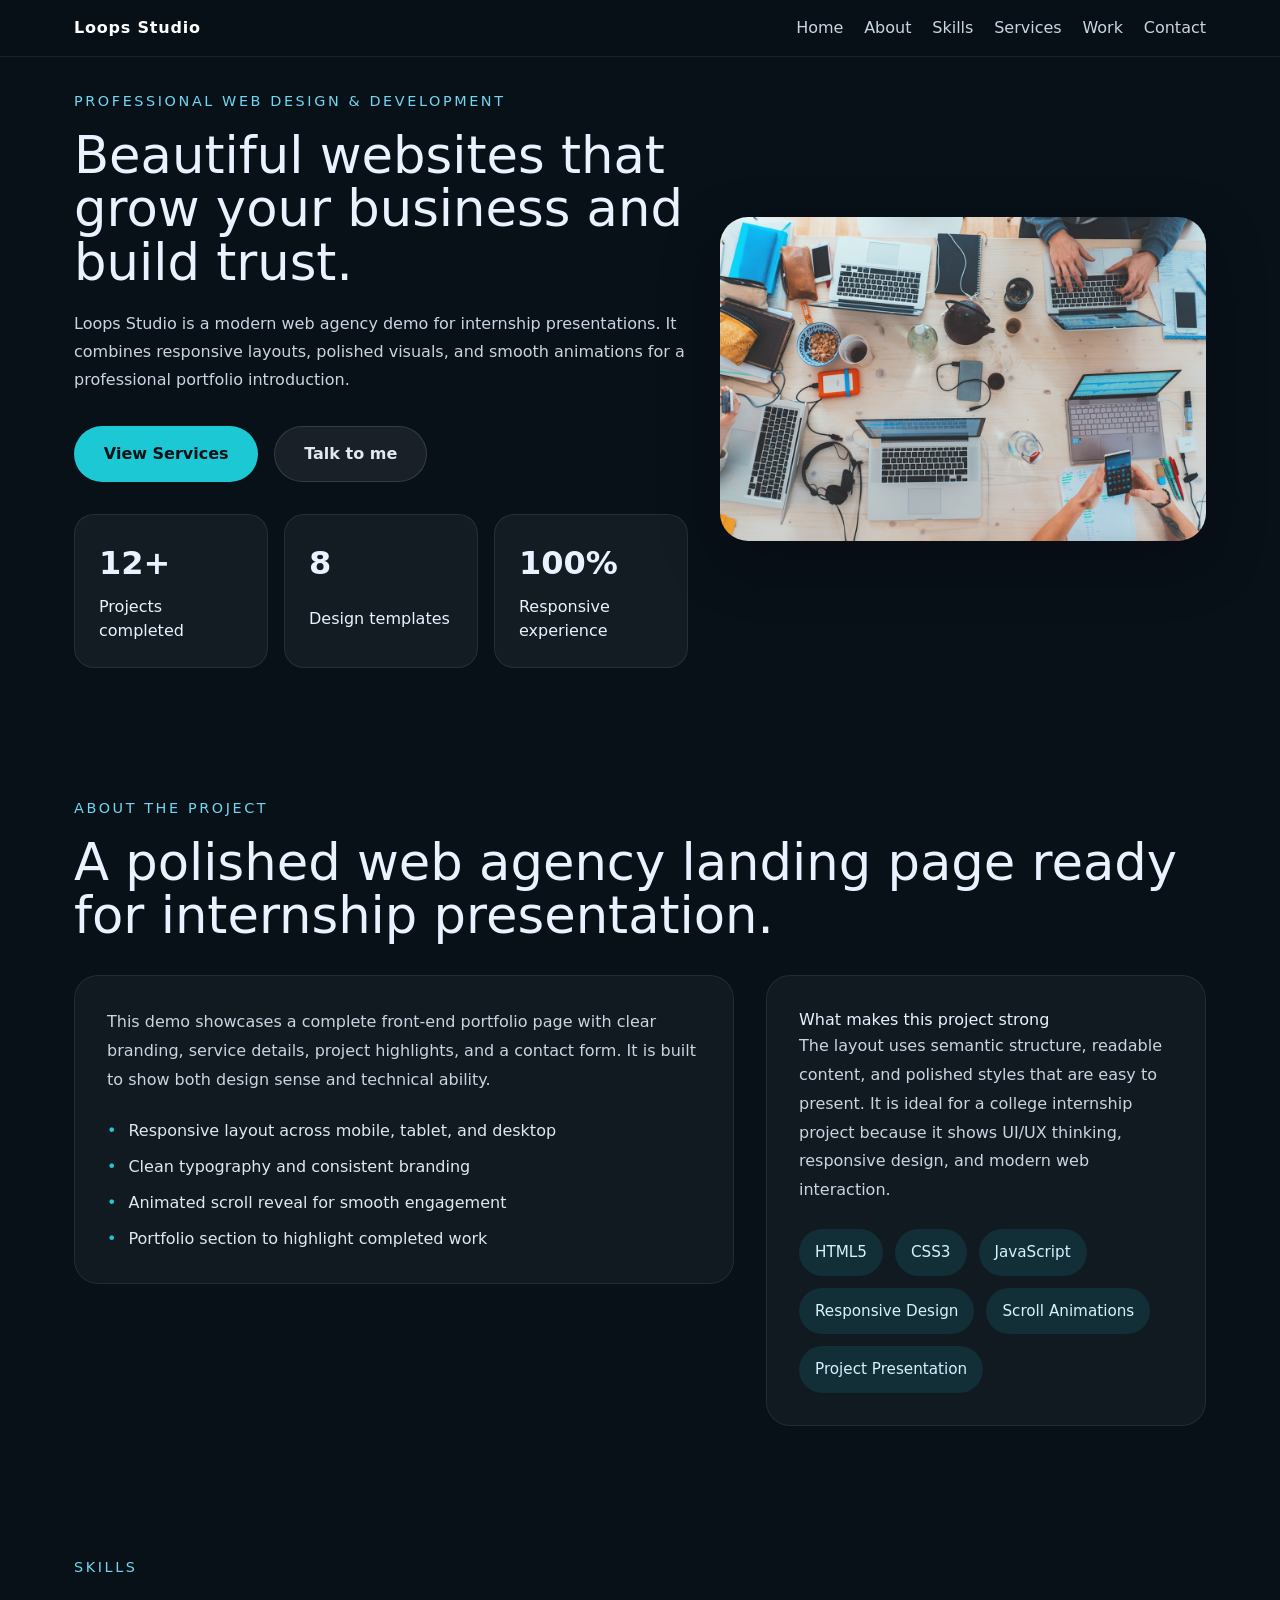
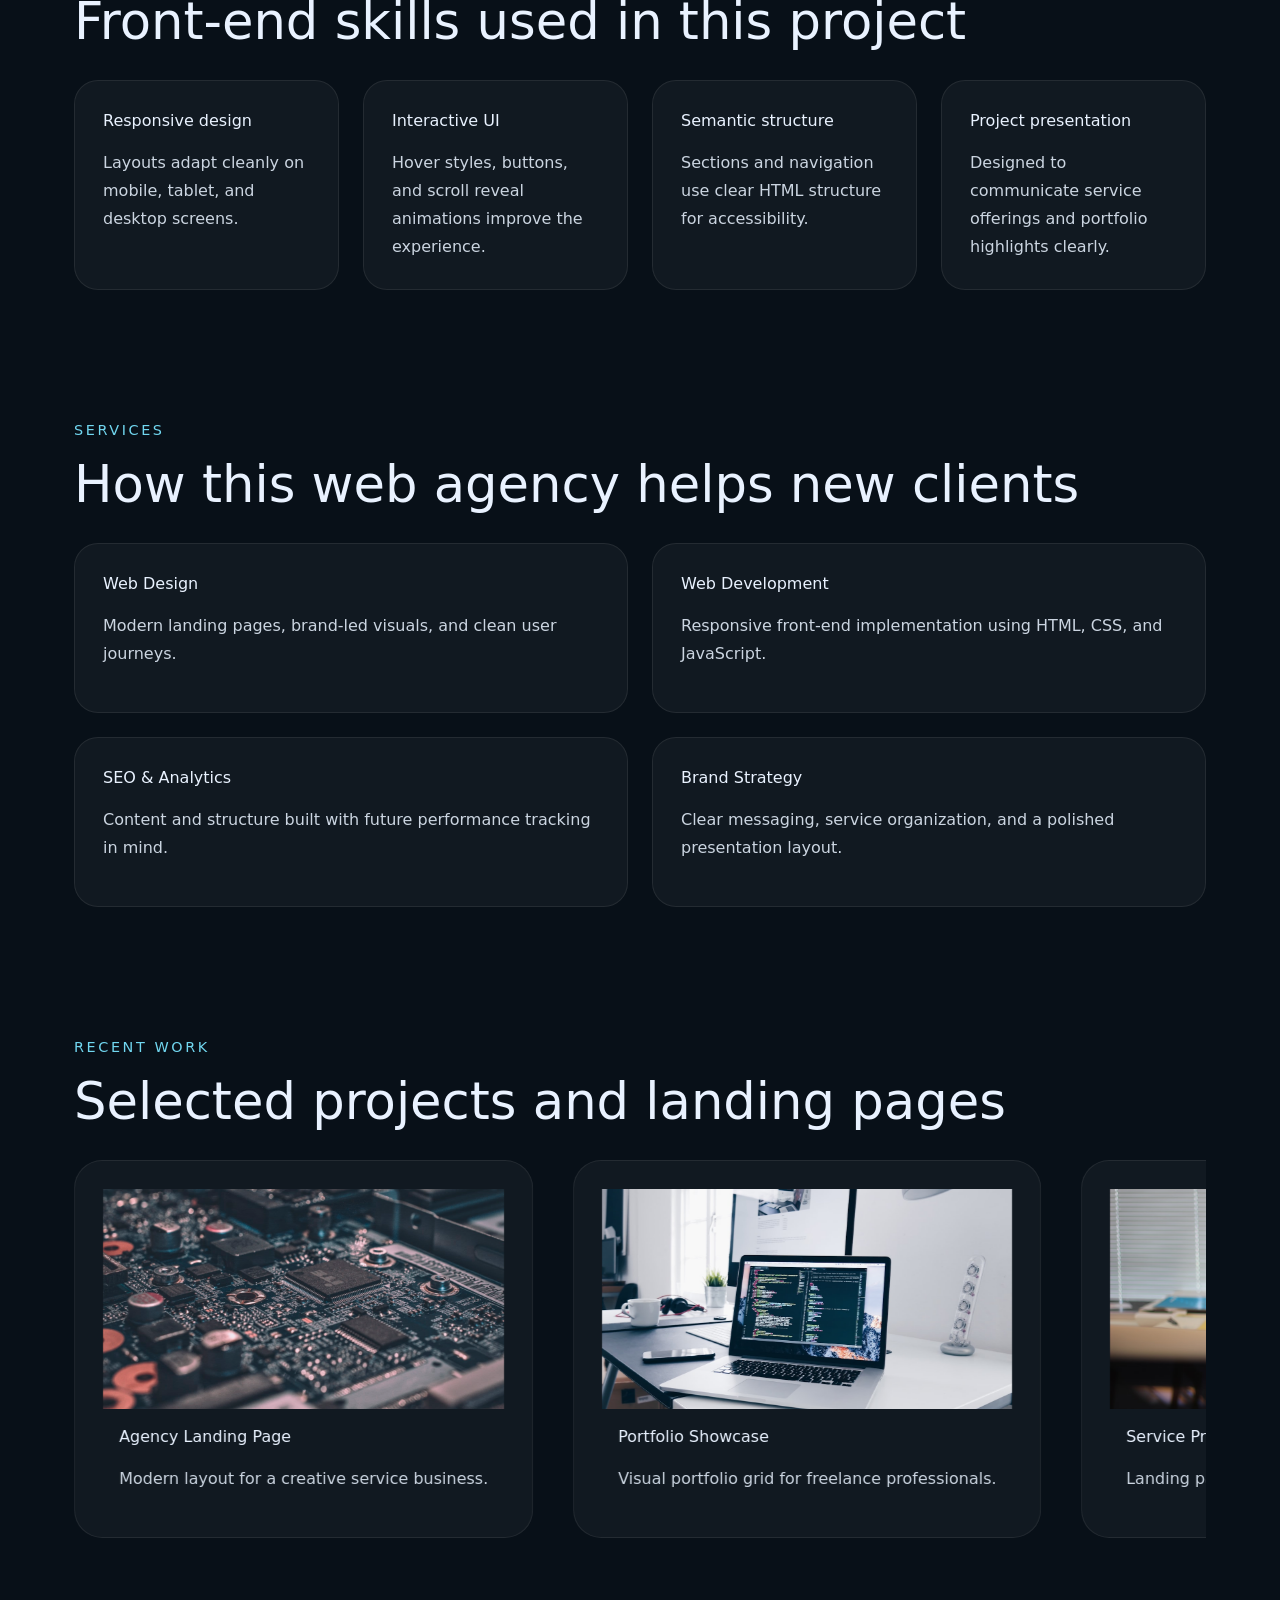
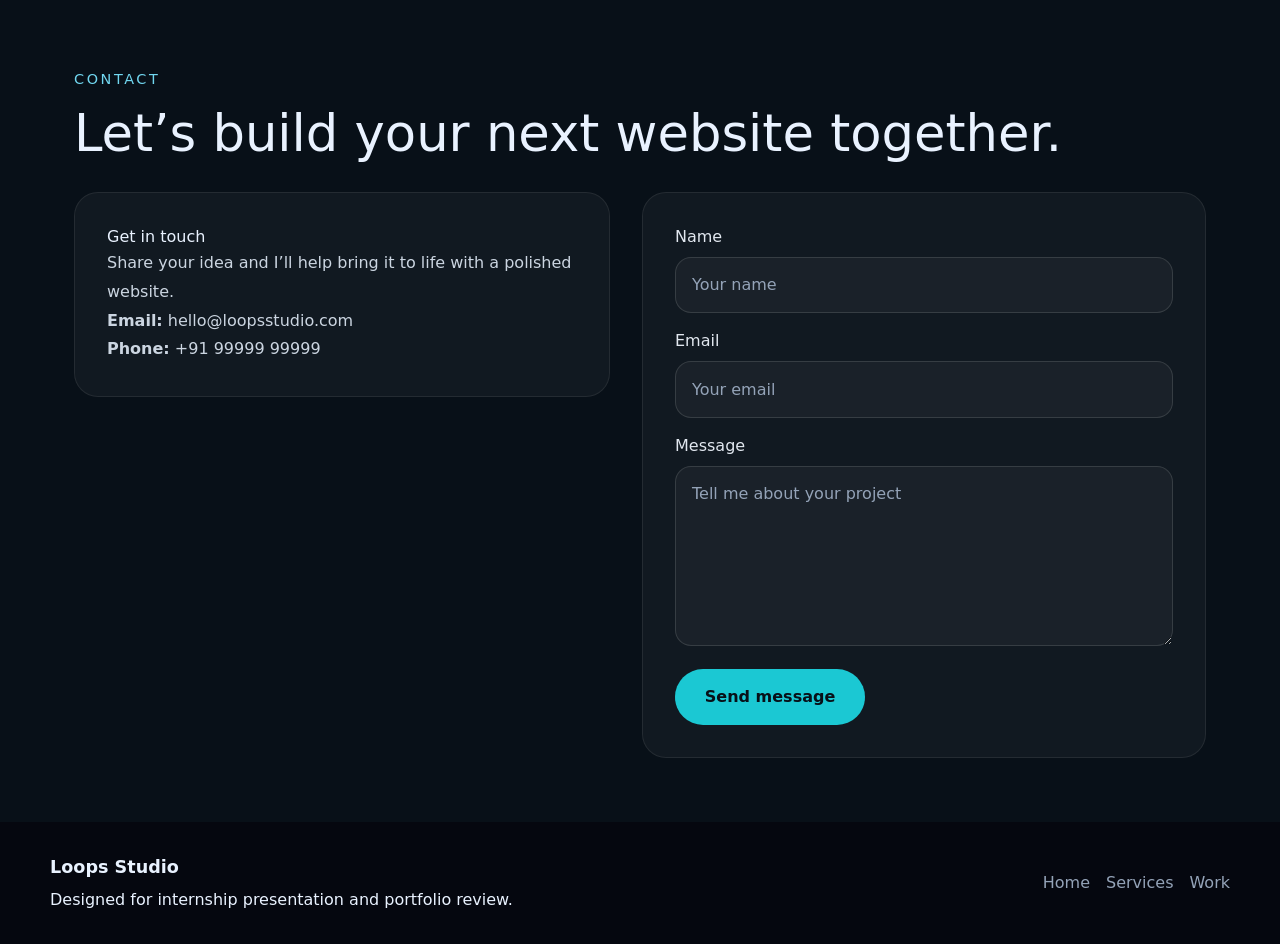
<file: index.html>
<!doctype html>
<html lang="en">
  <head>
    <meta charset="UTF-8" />
    <meta http-equiv="X-UA-Compatible" content="IE=edge" />
    <meta name="viewport" content="width=device-width, initial-scale=1.0" />
    <link rel="stylesheet" href="css/style.css" />
    <title>Loops Studio</title>
  </head>
  <body>
    <header class="site-header">
      <div class="header-inner">
        <a href="#home" class="brand">Loops Studio</a>
        <button type="button" class="nav-toggle" aria-label="Toggle navigation">
          <span class="nav-toggle-bar"></span>
          <span class="nav-toggle-bar"></span>
          <span class="nav-toggle-bar"></span>
        </button>
        <nav class="main-nav" aria-label="Primary navigation">
          <a href="#home">Home</a>
          <a href="#about">About</a>
          <a href="#skills">Skills</a>
          <a href="#services">Services</a>
          <a href="#work">Work</a>
          <a href="#contact">Contact</a>
        </nav>
      </div>
    </header>

    <main>
      <section id="home" class="hero section">
        <div class="hero-copy scroll-reveal fade-up">
          <span class="eyebrow">Professional web design & development</span>
          <h1>Beautiful websites that grow your business and build trust.</h1>
          <p class="section-description">
            Loops Studio is a modern web agency demo for internship
            presentations. It combines responsive layouts, polished visuals, and
            smooth animations for a professional portfolio introduction.
          </p>
          <div class="hero-actions">
            <a href="#services" class="btn btn-primary">View Services</a>
            <a href="#contact" class="btn btn-secondary">Talk to me</a>
          </div>

          <div class="stats-grid">
            <div class="stat-card">
              <strong>12+</strong>
              <span>Projects completed</span>
            </div>
            <div class="stat-card">
              <strong>8</strong>
              <span>Design templates</span>
            </div>
            <div class="stat-card">
              <strong>100%</strong>
              <span>Responsive experience</span>
            </div>
          </div>
        </div>

        <div class="hero-media scroll-reveal fade-left">
          <img src="images/hero.jpg" alt="A modern web design showcase" />
        </div>
      </section>

      <section id="about" class="section about-section scroll-reveal fade-up">
        <div class="section-header">
          <p class="eyebrow">About the project</p>
          <h2>
            A polished web agency landing page ready for internship
            presentation.
          </h2>
        </div>
        <div class="about-grid">
          <div class="about-text">
            <p>
              This demo showcases a complete front-end portfolio page with clear
              branding, service details, project highlights, and a contact form.
              It is built to show both design sense and technical ability.
            </p>
            <ul class="feature-list">
              <li>Responsive layout across mobile, tablet, and desktop</li>
              <li>Clean typography and consistent branding</li>
              <li>Animated scroll reveal for smooth engagement</li>
              <li>Portfolio section to highlight completed work</li>
            </ul>
          </div>
          <div class="about-card">
            <h3>What makes this project strong</h3>
            <p>
              The layout uses semantic structure, readable content, and polished
              styles that are easy to present. It is ideal for a college
              internship project because it shows UI/UX thinking, responsive
              design, and modern web interaction.
            </p>
            <div class="skill-pill-grid">
              <span>HTML5</span>
              <span>CSS3</span>
              <span>JavaScript</span>
              <span>Responsive Design</span>
              <span>Scroll Animations</span>
              <span>Project Presentation</span>
            </div>
          </div>
        </div>
      </section>

      <section id="skills" class="section skills-section">
        <div class="section-header scroll-reveal fade-up">
          <p class="eyebrow">Skills</p>
          <h2>Front-end skills used in this project</h2>
        </div>
        <div class="skill-grid scroll-reveal fade-up">
          <div class="skill-card">
            <h3>Responsive design</h3>
            <p>Layouts adapt cleanly on mobile, tablet, and desktop screens.</p>
          </div>
          <div class="skill-card">
            <h3>Interactive UI</h3>
            <p>
              Hover styles, buttons, and scroll reveal animations improve the
              experience.
            </p>
          </div>
          <div class="skill-card">
            <h3>Semantic structure</h3>
            <p>
              Sections and navigation use clear HTML structure for
              accessibility.
            </p>
          </div>
          <div class="skill-card">
            <h3>Project presentation</h3>
            <p>
              Designed to communicate service offerings and portfolio highlights
              clearly.
            </p>
          </div>
        </div>
      </section>

      <section
        id="services"
        class="section service-section scroll-reveal fade-up"
      >
        <div class="section-header">
          <p class="eyebrow">Services</p>
          <h2>How this web agency helps new clients</h2>
        </div>
        <div class="service-grid">
          <article class="service-card scroll-reveal fade-up">
            <h3>Web Design</h3>
            <p>
              Modern landing pages, brand-led visuals, and clean user journeys.
            </p>
          </article>
          <article class="service-card scroll-reveal fade-up">
            <h3>Web Development</h3>
            <p>
              Responsive front-end implementation using HTML, CSS, and
              JavaScript.
            </p>
          </article>
          <article class="service-card scroll-reveal fade-up">
            <h3>SEO & Analytics</h3>
            <p>
              Content and structure built with future performance tracking in
              mind.
            </p>
          </article>
          <article class="service-card scroll-reveal fade-up">
            <h3>Brand Strategy</h3>
            <p>
              Clear messaging, service organization, and a polished presentation
              layout.
            </p>
          </article>
        </div>
      </section>

      <section id="work" class="section work-section scroll-reveal fade-up">
        <div class="section-header">
          <p class="eyebrow">Recent work</p>
          <h2>Selected projects and landing pages</h2>
        </div>
        <div class="projects-marquee">
          <article class="project-card scroll-reveal fade-up">
            <img
              src="images/alex-knight-j4uuKnN43_M-unsplash.jpg"
              alt="Project preview 1"
            />
            <div class="project-info">
              <h3>Agency Landing Page</h3>
              <p>Modern layout for a creative service business.</p>
            </div>
          </article>
          <article class="project-card scroll-reveal fade-up">
            <img
              src="images/carlos-muza-hpjSkU2UYSU-unsplash.jpg"
              alt="Project preview 2"
            />
            <div class="project-info">
              <h3>Portfolio Showcase</h3>
              <p>Visual portfolio grid for freelance professionals.</p>
            </div>
          </article>
          <article class="project-card scroll-reveal fade-up">
            <img
              src="images/davide-baraldi-Nzmyp6LsgNM-unsplash.jpg"
              alt="Project preview 3"
            />
            <div class="project-info">
              <h3>Service Presentation</h3>
              <p>Landing page built to convert visitors into leads.</p>
            </div>
          </article>
          <article class="project-card scroll-reveal fade-up">
            <img
              src="images/igor-miske-JVSgcV8_vb4-unsplash.jpg"
              alt="Project preview 4"
            />
            <div class="project-info">
              <h3>Business Portfolio</h3>
              <p>Clean case study cards for a professional brand.</p>
            </div>
          </article>
          <article class="project-card scroll-reveal fade-up">
            <img
              src="images/kevin-bhagat-zNRITe8NPqY-unsplash.jpg"
              alt="Project preview 5"
            />
            <div class="project-info">
              <h3>Product Landing</h3>
              <p>Feature-driven page with modern clarity and structure.</p>
            </div>
          </article>
          <article class="project-card scroll-reveal fade-up">
            <img
              src="images/nathan-da-silva-k-rKfqSm4L4-unsplash.jpg"
              alt="Project preview 6"
            />
            <div class="project-info">
              <h3>Campaign Site</h3>
              <p>Landing page design for promotional growth campaigns.</p>
            </div>
          </article>
        </div>
      </section>

      <section
        id="contact"
        class="section contact-section scroll-reveal fade-up"
      >
        <div class="section-header">
          <p class="eyebrow">Contact</p>
          <h2>Let’s build your next website together.</h2>
        </div>
        <div class="contact-grid">
          <div class="contact-card scroll-reveal fade-left">
            <h3>Get in touch</h3>
            <p>
              Share your idea and I’ll help bring it to life with a polished
              website.
            </p>
            <p><strong>Email:</strong> hello@loopsstudio.com</p>
            <p><strong>Phone:</strong> +91 99999 99999</p>
          </div>
          <form class="contact-form scroll-reveal fade-right">
            <label>
              Name
              <input type="text" name="name" placeholder="Your name" required />
            </label>
            <label>
              Email
              <input
                type="email"
                name="email"
                placeholder="Your email"
                required
              />
            </label>
            <label>
              Message
              <textarea
                name="message"
                rows="5"
                placeholder="Tell me about your project"
                required
              ></textarea>
            </label>
            <button type="submit" class="btn btn-primary">Send message</button>
          </form>
        </div>
      </section>
    </main>

    <footer class="site-footer">
      <div class="footer-inner">
        <div>
          <p class="footer-brand">Loops Studio</p>
          <p>Designed for internship presentation and portfolio review.</p>
        </div>
        <div class="footer-links">
          <a href="#home">Home</a>
          <a href="#services">Services</a>
          <a href="#work">Work</a>
        </div>
      </div>
    </footer>

    <script src="app.js"></script>
  </body>
</html>
</file>
<file: css/style.css>
/*
! tailwindcss v3.1.8 | MIT License | https://tailwindcss.com
*/

/*
1. Prevent padding and border from affecting element width. (https://github.com/mozdevs/cssremedy/issues/4)
2. Allow adding a border to an element by just adding a border-width. (https://github.com/tailwindcss/tailwindcss/pull/116)
*/

*,
::before,
::after {
  box-sizing: border-box;
  /* 1 */
  border-width: 0;
  /* 2 */
  border-style: solid;
  /* 2 */
  border-color: #e5e7eb;
  /* 2 */
}

::before,
::after {
  --tw-content: "";
}

/*
1. Use a consistent sensible line-height in all browsers.
2. Prevent adjustments of font size after orientation changes in iOS.
3. Use a more readable tab size.
4. Use the user's configured `sans` font-family by default.
*/

html {
  line-height: 1.5;
  /* 1 */
  -webkit-text-size-adjust: 100%;
  /* 2 */
  -moz-tab-size: 4;
  /* 3 */
  -o-tab-size: 4;
  tab-size: 4;
  /* 3 */
  font-family:
    ui-sans-serif,
    system-ui,
    -apple-system,
    BlinkMacSystemFont,
    "Segoe UI",
    Roboto,
    "Helvetica Neue",
    Arial,
    "Noto Sans",
    sans-serif,
    "Apple Color Emoji",
    "Segoe UI Emoji",
    "Segoe UI Symbol",
    "Noto Color Emoji";
  /* 4 */
}

/*
1. Remove the margin in all browsers.
2. Inherit line-height from `html` so users can set them as a class directly on the `html` element.
*/

body {
  margin: 0;
  /* 1 */
  line-height: inherit;
  /* 2 */
}

/*
1. Add the correct height in Firefox.
2. Correct the inheritance of border color in Firefox. (https://bugzilla.mozilla.org/show_bug.cgi?id=190655)
3. Ensure horizontal rules are visible by default.
*/

hr {
  height: 0;
  /* 1 */
  color: inherit;
  /* 2 */
  border-top-width: 1px;
  /* 3 */
}

/*
Add the correct text decoration in Chrome, Edge, and Safari.
*/

abbr:where([title]) {
  -webkit-text-decoration: underline dotted;
  text-decoration: underline dotted;
}

/*
Remove the default font size and weight for headings.
*/

h1,
h2,
h3,
h4,
h5,
h6 {
  font-size: inherit;
  font-weight: inherit;
}

/*
Reset links to optimize for opt-in styling instead of opt-out.
*/

a {
  color: inherit;
  text-decoration: inherit;
}

/*
Add the correct font weight in Edge and Safari.
*/

b,
strong {
  font-weight: bolder;
}

/*
1. Use the user's configured `mono` font family by default.
2. Correct the odd `em` font sizing in all browsers.
*/

code,
kbd,
samp,
pre {
  font-family:
    ui-monospace, SFMono-Regular, Menlo, Monaco, Consolas, "Liberation Mono",
    "Courier New", monospace;
  /* 1 */
  font-size: 1em;
  /* 2 */
}

/*
Add the correct font size in all browsers.
*/

small {
  font-size: 80%;
}

/*
Prevent `sub` and `sup` elements from affecting the line height in all browsers.
*/

sub,
sup {
  font-size: 75%;
  line-height: 0;
  position: relative;
  vertical-align: baseline;
}

sub {
  bottom: -0.25em;
}

sup {
  top: -0.5em;
}

/*
1. Remove text indentation from table contents in Chrome and Safari. (https://bugs.chromium.org/p/chromium/issues/detail?id=999088, https://bugs.webkit.org/show_bug.cgi?id=201297)
2. Correct table border color inheritance in all Chrome and Safari. (https://bugs.chromium.org/p/chromium/issues/detail?id=935729, https://bugs.webkit.org/show_bug.cgi?id=195016)
3. Remove gaps between table borders by default.
*/

table {
  text-indent: 0;
  /* 1 */
  border-color: inherit;
  /* 2 */
  border-collapse: collapse;
  /* 3 */
}

/*
1. Change the font styles in all browsers.
2. Remove the margin in Firefox and Safari.
3. Remove default padding in all browsers.
*/

button,
input,
optgroup,
select,
textarea {
  font-family: inherit;
  /* 1 */
  font-size: 100%;
  /* 1 */
  font-weight: inherit;
  /* 1 */
  line-height: inherit;
  /* 1 */
  color: inherit;
  /* 1 */
  margin: 0;
  /* 2 */
  padding: 0;
  /* 3 */
}

/*
Remove the inheritance of text transform in Edge and Firefox.
*/

button,
select {
  text-transform: none;
}

/*
1. Correct the inability to style clickable types in iOS and Safari.
2. Remove default button styles.
*/

button,
[type="button"],
[type="reset"],
[type="submit"] {
  -webkit-appearance: button;
  /* 1 */
  background-color: transparent;
  /* 2 */
  background-image: none;
  /* 2 */
}

/*
Use the modern Firefox focus style for all focusable elements.
*/

:-moz-focusring {
  outline: auto;
}

/*
Remove the additional `:invalid` styles in Firefox. (https://github.com/mozilla/gecko-dev/blob/2f9eacd9d3d995c937b4251a5557d95d494c9be1/layout/style/res/forms.css#L728-L737)
*/

:-moz-ui-invalid {
  box-shadow: none;
}

/*
Add the correct vertical alignment in Chrome and Firefox.
*/

progress {
  vertical-align: baseline;
}

/*
Correct the cursor style of increment and decrement buttons in Safari.
*/

::-webkit-inner-spin-button,
::-webkit-outer-spin-button {
  height: auto;
}

/*
1. Correct the odd appearance in Chrome and Safari.
2. Correct the outline style in Safari.
*/

[type="search"] {
  -webkit-appearance: textfield;
  /* 1 */
  outline-offset: -2px;
  /* 2 */
}

/*
Remove the inner padding in Chrome and Safari on macOS.
*/

::-webkit-search-decoration {
  -webkit-appearance: none;
}

/*
1. Correct the inability to style clickable types in iOS and Safari.
2. Change font properties to `inherit` in Safari.
*/

::-webkit-file-upload-button {
  -webkit-appearance: button;
  /* 1 */
  font: inherit;
  /* 2 */
}

/*
Add the correct display in Chrome and Safari.
*/

summary {
  display: list-item;
}

/*
Removes the default spacing and border for appropriate elements.
*/

blockquote,
dl,
dd,
h1,
h2,
h3,
h4,
h5,
h6,
hr,
figure,
p,
pre {
  margin: 0;
}

fieldset {
  margin: 0;
  padding: 0;
}

legend {
  padding: 0;
}

ol,
ul,
menu {
  list-style: none;
  margin: 0;
  padding: 0;
}

/*
Prevent resizing textareas horizontally by default.
*/

textarea {
  resize: vertical;
}

/*
1. Reset the default placeholder opacity in Firefox. (https://github.com/tailwindlabs/tailwindcss/issues/3300)
2. Set the default placeholder color to the user's configured gray 400 color.
*/

input::-moz-placeholder,
textarea::-moz-placeholder {
  opacity: 1;
  /* 1 */
  color: #9ca3af;
  /* 2 */
}

input::placeholder,
textarea::placeholder {
  opacity: 1;
  /* 1 */
  color: #9ca3af;
  /* 2 */
}

/*
Set the default cursor for buttons.
*/

button,
[role="button"] {
  cursor: pointer;
}

/*
Make sure disabled buttons don't get the pointer cursor.
*/

:disabled {
  cursor: default;
}

/*
1. Make replaced elements `display: block` by default. (https://github.com/mozdevs/cssremedy/issues/14)
2. Add `vertical-align: middle` to align replaced elements more sensibly by default. (https://github.com/jensimmons/cssremedy/issues/14#issuecomment-634934210)
   This can trigger a poorly considered lint error in some tools but is included by design.
*/

img,
svg,
video,
canvas,
audio,
iframe,
embed,
object {
  display: block;
  /* 1 */
  vertical-align: middle;
  /* 2 */
}

/*
Constrain images and videos to the parent width and preserve their intrinsic aspect ratio. (https://github.com/mozdevs/cssremedy/issues/14)
*/

img,
video {
  max-width: 100%;
  height: auto;
}

*,
::before,
::after {
  --tw-border-spacing-x: 0;
  --tw-border-spacing-y: 0;
  --tw-translate-x: 0;
  --tw-translate-y: 0;
  --tw-rotate: 0;
  --tw-skew-x: 0;
  --tw-skew-y: 0;
  --tw-scale-x: 1;
  --tw-scale-y: 1;
  --tw-pan-x:  ;
  --tw-pan-y:  ;
  --tw-pinch-zoom:  ;
  --tw-scroll-snap-strictness: proximity;
  --tw-ordinal:  ;
  --tw-slashed-zero:  ;
  --tw-numeric-figure:  ;
  --tw-numeric-spacing:  ;
  --tw-numeric-fraction:  ;
  --tw-ring-inset:  ;
  --tw-ring-offset-width: 0px;
  --tw-ring-offset-color: #fff;
  --tw-ring-color: rgb(59 130 246 / 0.5);
  --tw-ring-offset-shadow: 0 0 #0000;
  --tw-ring-shadow: 0 0 #0000;
  --tw-shadow: 0 0 #0000;
  --tw-shadow-colored: 0 0 #0000;
  --tw-blur:  ;
  --tw-brightness:  ;
  --tw-contrast:  ;
  --tw-grayscale:  ;
  --tw-hue-rotate:  ;
  --tw-invert:  ;
  --tw-saturate:  ;
  --tw-sepia:  ;
  --tw-drop-shadow:  ;
  --tw-backdrop-blur:  ;
  --tw-backdrop-brightness:  ;
  --tw-backdrop-contrast:  ;
  --tw-backdrop-grayscale:  ;
  --tw-backdrop-hue-rotate:  ;
  --tw-backdrop-invert:  ;
  --tw-backdrop-opacity:  ;
  --tw-backdrop-saturate:  ;
  --tw-backdrop-sepia:  ;
}

::-webkit-backdrop {
  --tw-border-spacing-x: 0;
  --tw-border-spacing-y: 0;
  --tw-translate-x: 0;
  --tw-translate-y: 0;
  --tw-rotate: 0;
  --tw-skew-x: 0;
  --tw-skew-y: 0;
  --tw-scale-x: 1;
  --tw-scale-y: 1;
  --tw-pan-x:  ;
  --tw-pan-y:  ;
  --tw-pinch-zoom:  ;
  --tw-scroll-snap-strictness: proximity;
  --tw-ordinal:  ;
  --tw-slashed-zero:  ;
  --tw-numeric-figure:  ;
  --tw-numeric-spacing:  ;
  --tw-numeric-fraction:  ;
  --tw-ring-inset:  ;
  --tw-ring-offset-width: 0px;
  --tw-ring-offset-color: #fff;
  --tw-ring-color: rgb(59 130 246 / 0.5);
  --tw-ring-offset-shadow: 0 0 #0000;
  --tw-ring-shadow: 0 0 #0000;
  --tw-shadow: 0 0 #0000;
  --tw-shadow-colored: 0 0 #0000;
  --tw-blur:  ;
  --tw-brightness:  ;
  --tw-contrast:  ;
  --tw-grayscale:  ;
  --tw-hue-rotate:  ;
  --tw-invert:  ;
  --tw-saturate:  ;
  --tw-sepia:  ;
  --tw-drop-shadow:  ;
  --tw-backdrop-blur:  ;
  --tw-backdrop-brightness:  ;
  --tw-backdrop-contrast:  ;
  --tw-backdrop-grayscale:  ;
  --tw-backdrop-hue-rotate:  ;
  --tw-backdrop-invert:  ;
  --tw-backdrop-opacity:  ;
  --tw-backdrop-saturate:  ;
  --tw-backdrop-sepia:  ;
}

::backdrop {
  --tw-border-spacing-x: 0;
  --tw-border-spacing-y: 0;
  --tw-translate-x: 0;
  --tw-translate-y: 0;
  --tw-rotate: 0;
  --tw-skew-x: 0;
  --tw-skew-y: 0;
  --tw-scale-x: 1;
  --tw-scale-y: 1;
  --tw-pan-x:  ;
  --tw-pan-y:  ;
  --tw-pinch-zoom:  ;
  --tw-scroll-snap-strictness: proximity;
  --tw-ordinal:  ;
  --tw-slashed-zero:  ;
  --tw-numeric-figure:  ;
  --tw-numeric-spacing:  ;
  --tw-numeric-fraction:  ;
  --tw-ring-inset:  ;
  --tw-ring-offset-width: 0px;
  --tw-ring-offset-color: #fff;
  --tw-ring-color: rgb(59 130 246 / 0.5);
  --tw-ring-offset-shadow: 0 0 #0000;
  --tw-ring-shadow: 0 0 #0000;
  --tw-shadow: 0 0 #0000;
  --tw-shadow-colored: 0 0 #0000;
  --tw-blur:  ;
  --tw-brightness:  ;
  --tw-contrast:  ;
  --tw-grayscale:  ;
  --tw-hue-rotate:  ;
  --tw-invert:  ;
  --tw-saturate:  ;
  --tw-sepia:  ;
  --tw-drop-shadow:  ;
  --tw-backdrop-blur:  ;
  --tw-backdrop-brightness:  ;
  --tw-backdrop-contrast:  ;
  --tw-backdrop-grayscale:  ;
  --tw-backdrop-hue-rotate:  ;
  --tw-backdrop-invert:  ;
  --tw-backdrop-opacity:  ;
  --tw-backdrop-saturate:  ;
  --tw-backdrop-sepia:  ;
}

.scroll-reveal {
  opacity: 0;
  transform: translateY(40px);
  transition:
    opacity 0.8s ease,
    transform 0.8s ease;
  will-change: opacity, transform;
}

.scroll-reveal.fade-up {
  transform: translateY(40px);
}

.scroll-reveal.fade-down {
  transform: translateY(-40px);
}

.scroll-reveal.fade-left {
  transform: translateX(-40px);
}

.scroll-reveal.fade-right {
  transform: translateX(40px);
}

.scroll-reveal.visible {
  opacity: 1;
  transform: translate(0, 0);
}

body {
  background: #081018;
  color: #e9f2ff;
  font-family:
    Inter,
    ui-sans-serif,
    system-ui,
    -apple-system,
    BlinkMacSystemFont,
    "Segoe UI",
    sans-serif;
}

html {
  scroll-behavior: smooth;
}

.site-header {
  position: sticky;
  top: 0;
  z-index: 50;
  background: rgba(8, 16, 24, 0.95);
  border-bottom: 1px solid rgba(255, 255, 255, 0.08);
}

.header-inner {
  max-width: 1180px;
  margin: 0 auto;
  padding: 1rem 1.5rem;
  display: flex;
  align-items: center;
  justify-content: space-between;
  gap: 1rem;
  flex-wrap: wrap;
}

.brand {
  font-weight: 800;
  letter-spacing: 0.05em;
  color: #ffffff;
}

.main-nav {
  display: flex;
  gap: 1.3rem;
  align-items: center;
  flex-wrap: wrap;
}

.main-nav a {
  color: #cbd5e1;
  font-weight: 500;
  transition: color 0.25s ease;
}

.main-nav a:hover,
.main-nav a:focus {
  color: #1bc8d3;
}

.nav-toggle {
  display: none;
  border: none;
  background: transparent;
  cursor: pointer;
  padding: 0.5rem;
}

.nav-toggle-bar {
  display: block;
  width: 24px;
  height: 2px;
  margin: 4px 0;
  background: #e2e8f0;
  border-radius: 999px;
}

.section {
  max-width: 1180px;
  margin: 0 auto;
  padding: 4rem 1.5rem;
}

.hero {
  display: flex;
  align-items: center;
  justify-content: space-between;
  gap: 2rem;
  flex-wrap: wrap;
  padding-top: 2rem;
}

.hero-copy {
  flex: 1.2;
  min-width: 320px;
}

.eyebrow {
  display: inline-block;
  margin-bottom: 1rem;
  font-size: 0.9rem;
  letter-spacing: 0.18em;
  text-transform: uppercase;
  color: #71d7f0;
}

.hero-copy h1,
.section-header h2 {
  font-size: clamp(2.8rem, 4vw, 4.2rem);
  line-height: 1.05;
  margin: 0;
}

.section-header {
  margin-bottom: 2rem;
}

.section-description {
  max-width: 44rem;
  margin: 1.25rem 0 2rem;
  color: #cbd5e1;
  line-height: 1.75;
}

.hero-actions {
  display: flex;
  flex-wrap: wrap;
  gap: 1rem;
  margin-bottom: 2rem;
}

.btn {
  display: inline-flex;
  align-items: center;
  justify-content: center;
  padding: 0.95rem 1.8rem;
  border-radius: 999px;
  border: 1px solid transparent;
  text-decoration: none;
  font-weight: 700;
  transition:
    transform 0.25s ease,
    background-color 0.25s ease,
    color 0.25s ease;
}

.btn:hover,
.btn:focus {
  transform: translateY(-1px);
}

.btn-primary {
  background: #1bc8d3;
  color: #081018;
}

.btn-secondary {
  background: rgba(255, 255, 255, 0.07);
  color: #e2e8f0;
  border-color: rgba(255, 255, 255, 0.12);
}

.stats-grid {
  display: grid;
  grid-template-columns: repeat(3, minmax(0, 1fr));
  gap: 1rem;
  margin-top: 2rem;
}

.stat-card {
  background: rgba(255, 255, 255, 0.05);
  border: 1px solid rgba(255, 255, 255, 0.08);
  border-radius: 1.25rem;
  padding: 1.5rem;
  display: grid;
  gap: 0.5rem;
}

.stat-card strong {
  font-size: 2rem;
  display: block;
}

.hero-media {
  flex: 0.95;
  min-width: 300px;
  max-width: 560px;
}

.hero-media img {
  width: 100%;
  display: block;
  border-radius: 1.75rem;
  object-fit: cover;
  box-shadow: 0 20px 60px rgba(0, 0, 0, 0.25);
}

.about-grid,
.contact-grid {
  display: grid;
  grid-template-columns: 1.2fr 0.8fr;
  gap: 2rem;
  align-items: start;
}

.about-text,
.about-card,
.contact-card,
.contact-form {
  background: rgba(255, 255, 255, 0.04);
  border: 1px solid rgba(255, 255, 255, 0.08);
  border-radius: 1.5rem;
  padding: 2rem;
}

.about-text p,
.about-card p,
.contact-card p {
  color: #cbd5e1;
  line-height: 1.8;
}

.feature-list {
  margin-top: 1.5rem;
  display: grid;
  gap: 0.75rem;
  color: #e2e8f0;
  list-style: none;
  padding-left: 0;
}

.feature-list li::before {
  content: "•";
  color: #1bc8d3;
  margin-right: 0.75rem;
}

.skill-pill-grid {
  display: flex;
  flex-wrap: wrap;
  gap: 0.75rem;
  margin-top: 1.5rem;
}

.skill-pill-grid span {
  background: rgba(27, 200, 211, 0.12);
  color: #d4f3ff;
  padding: 0.75rem 1rem;
  border-radius: 999px;
  font-size: 0.95rem;
}

.skill-grid,
.service-grid,
.project-grid {
  display: grid;
  gap: 1.5rem;
}

.projects-marquee {
  display: flex;
  gap: 1.5rem;
  overflow: hidden;
  width: 100%;
  max-width: 100%;
  position: relative;
}

.projects-marquee > div {
  display: flex;
  gap: 1.5rem;
}

.projects-marquee .project-card {
  min-width: 280px;
  flex: 0 0 auto;
}

.skill-grid {
  grid-template-columns: repeat(4, minmax(0, 1fr));
}

.skill-card,
.service-card,
.project-card {
  background: rgba(255, 255, 255, 0.04);
  border: 1px solid rgba(255, 255, 255, 0.08);
  border-radius: 1.5rem;
  padding: 1.75rem;
  min-height: 170px;
}

.skill-card h3,
.service-card h3,
.project-card h3 {
  margin-bottom: 1rem;
}

.skill-card p,
.service-card p {
  color: #cbd5e1;
  line-height: 1.75;
}

.service-grid {
  grid-template-columns: repeat(2, minmax(0, 1fr));
}

.project-grid {
  grid-template-columns: repeat(3, minmax(0, 1fr));
}

.project-card {
  border-radius: 1.75rem;
  overflow: hidden;
  display: flex;
  flex-direction: column;
  gap: 1rem;
}

.project-card img {
  width: 100%;
  display: block;
  height: 220px;
  object-fit: cover;
}

.project-info {
  padding: 0 1rem 1rem;
}

.project-info p {
  color: #cbd5e1;
  margin: 0;
  line-height: 1.75;
}

.contact-grid {
  grid-template-columns: 0.95fr 1fr;
}

.contact-form label {
  display: block;
  margin-bottom: 1rem;
  color: #e2e8f0;
}

.contact-form input,
.contact-form textarea {
  width: 100%;
  border-radius: 1rem;
  border: 1px solid rgba(255, 255, 255, 0.12);
  background: rgba(255, 255, 255, 0.04);
  color: #e2e8f0;
  padding: 0.95rem 1rem;
  margin-top: 0.5rem;
}

.contact-form input::placeholder,
.contact-form textarea::placeholder {
  color: #94a3b8;
}

.contact-form textarea {
  min-height: 180px;
  resize: vertical;
}

.site-footer {
  background: #05070f;
  padding: 2rem 1.5rem;
}

.footer-inner {
  max-width: 1180px;
  margin: 0 auto;
  display: flex;
  justify-content: space-between;
  align-items: center;
  gap: 1rem;
  flex-wrap: wrap;
}

.footer-brand {
  font-size: 1.1rem;
  font-weight: 700;
  margin-bottom: 0.5rem;
}

.footer-links {
  display: flex;
  gap: 1rem;
  flex-wrap: wrap;
}

.footer-links a {
  color: #94a3b8;
}

@media (max-width: 1024px) {
  .stats-grid,
  .skill-grid,
  .service-grid,
  .project-grid,
  .about-grid,
  .contact-grid {
    grid-template-columns: 1fr 1fr;
  }
}

@media (max-width: 800px) {
  .hero,
  .about-grid,
  .contact-grid {
    grid-template-columns: 1fr;
  }

  .hero-media,
  .hero-copy {
    width: 100%;
  }

  .project-grid,
  .skill-grid,
  .service-grid {
    grid-template-columns: 1fr;
  }
}

@media (max-width: 720px) {
  .header-inner {
    justify-content: space-between;
  }

  .main-nav {
    display: none;
    width: 100%;
    flex-direction: column;
    gap: 1rem;
    margin-top: 1rem;
    background: rgba(8, 16, 24, 0.96);
    padding: 1rem 1.25rem;
    border-radius: 1rem;
  }

  .main-nav.open {
    display: flex;
  }

  .nav-toggle {
    display: inline-flex;
  }

  .hero {
    padding-top: 1rem;
  }
}

.relative {
  position: relative;
}

.left-20 {
  left: 5rem;
}

.top-10 {
  top: 2.5rem;
}

.m-20 {
  margin: 5rem;
}

.m-10 {
  margin: 2.5rem;
}

.mx-auto {
  margin-left: auto;
  margin-right: auto;
}

.mt-6 {
  margin-top: 1.5rem;
}

.ml-\[5rem\] {
  margin-left: 5rem;
}

.ml-10 {
  margin-left: 2.5rem;
}

.mt-28 {
  margin-top: 7rem;
}

.mr-10 {
  margin-right: 2.5rem;
}

.mb-10 {
  margin-bottom: 2.5rem;
}

.mr-5 {
  margin-right: 1.25rem;
}

.mb-5 {
  margin-bottom: 1.25rem;
}

.ml-6 {
  margin-left: 1.5rem;
}

.mt-5 {
  margin-top: 1.25rem;
}

.mt-\[10rem\] {
  margin-top: 10rem;
}

.mt-40 {
  margin-top: 10rem;
}

.mt-32 {
  margin-top: 8rem;
}

.mr-20 {
  margin-right: 5rem;
}

.mt-10 {
  margin-top: 2.5rem;
}

.mb-0 {
  margin-bottom: 0px;
}

.flex {
  display: flex;
}

.w-96 {
  width: 24rem;
}

.w-60 {
  width: 15rem;
}

.w-\[500px\] {
  width: 500px;
}

.w-\[300px\] {
  width: 300px;
}

.w-64 {
  width: 16rem;
}

.flex-col {
  flex-direction: column;
}

.flex-wrap {
  flex-wrap: wrap;
}

.items-center {
  align-items: center;
}

.justify-center {
  justify-content: center;
}

.justify-between {
  justify-content: space-between;
}

.justify-around {
  justify-content: space-around;
}

.border-b-2 {
  border-bottom-width: 2px;
}

.border-\[\#1BC8D3\] {
  --tw-border-opacity: 1;
  border-color: rgb(27 200 211 / var(--tw-border-opacity));
}

.border-black {
  --tw-border-opacity: 1;
  border-color: rgb(0 0 0 / var(--tw-border-opacity));
}

.bg-\[\#1BC8D3\] {
  --tw-bg-opacity: 1;
  background-color: rgb(27 200 211 / var(--tw-bg-opacity));
}

.bg-\[\#292A2B\] {
  --tw-bg-opacity: 1;
  background-color: rgb(41 42 43 / var(--tw-bg-opacity));
}

.bg-opacity-20 {
  --tw-bg-opacity: 0.2;
}

.p-2 {
  padding: 0.5rem;
}

.p-10 {
  padding: 2.5rem;
}

.py-2 {
  padding-top: 0.5rem;
  padding-bottom: 0.5rem;
}

.px-10 {
  padding-left: 2.5rem;
  padding-right: 2.5rem;
}

.py-10 {
  padding-top: 2.5rem;
  padding-bottom: 2.5rem;
}

.pb-2 {
  padding-bottom: 0.5rem;
}

.pt-2 {
  padding-top: 0.5rem;
}

.pl-10 {
  padding-left: 2.5rem;
}

.pr-10 {
  padding-right: 2.5rem;
}

.text-center {
  text-align: center;
}

.text-right {
  text-align: right;
}

.text-5xl {
  font-size: 3rem;
  line-height: 1;
}

.text-4xl {
  font-size: 2.25rem;
  line-height: 2.5rem;
}

.text-lg {
  font-size: 1.125rem;
  line-height: 1.75rem;
}

.font-bold {
  font-weight: 700;
}

.text-\[\#1BC8D3\] {
  --tw-text-opacity: 1;
  color: rgb(27 200 211 / var(--tw-text-opacity));
}

.text-white {
  --tw-text-opacity: 1;
  color: rgb(255 255 255 / var(--tw-text-opacity));
}

.hover\:border-b-2:hover {
  border-bottom-width: 2px;
}

.hover\:border-\[\#1BC8D3\]:hover {
  --tw-border-opacity: 1;
  border-color: rgb(27 200 211 / var(--tw-border-opacity));
}

.hover\:pb-2:hover {
  padding-bottom: 0.5rem;
}

.hover\:text-\[\#1BC8D3\]:hover {
  --tw-text-opacity: 1;
  color: rgb(27 200 211 / var(--tw-text-opacity));
}

@media (min-width: 480px) {
  .sm\:mt-\[6rem\] {
    margin-top: 6rem;
  }

  .sm\:h-auto {
    height: auto;
  }

  .sm\:w-auto {
    width: auto;
  }

  .sm\:flex-col {
    flex-direction: column;
  }

  .sm\:flex-wrap {
    flex-wrap: wrap;
  }

  .sm\:border {
    border-width: 1px;
  }

  .sm\:text-center {
    text-align: center;
  }
}

@media (min-width: 768px) {
  .md\:mt-0 {
    margin-top: 0px;
  }

  .md\:h-\[40rem\] {
    height: 40rem;
  }

  .md\:w-60 {
    width: 15rem;
  }

  .md\:flex-row {
    flex-direction: row;
  }

  .md\:flex-col {
    flex-direction: column;
  }

  .md\:flex-nowrap {
    flex-wrap: nowrap;
  }

  .md\:border-none {
    border-style: none;
  }

  .md\:text-left {
    text-align: left;
  }
}

@media (min-width: 976px) {
  .lg\:flex-row {
    flex-direction: row;
  }
}
</file>
